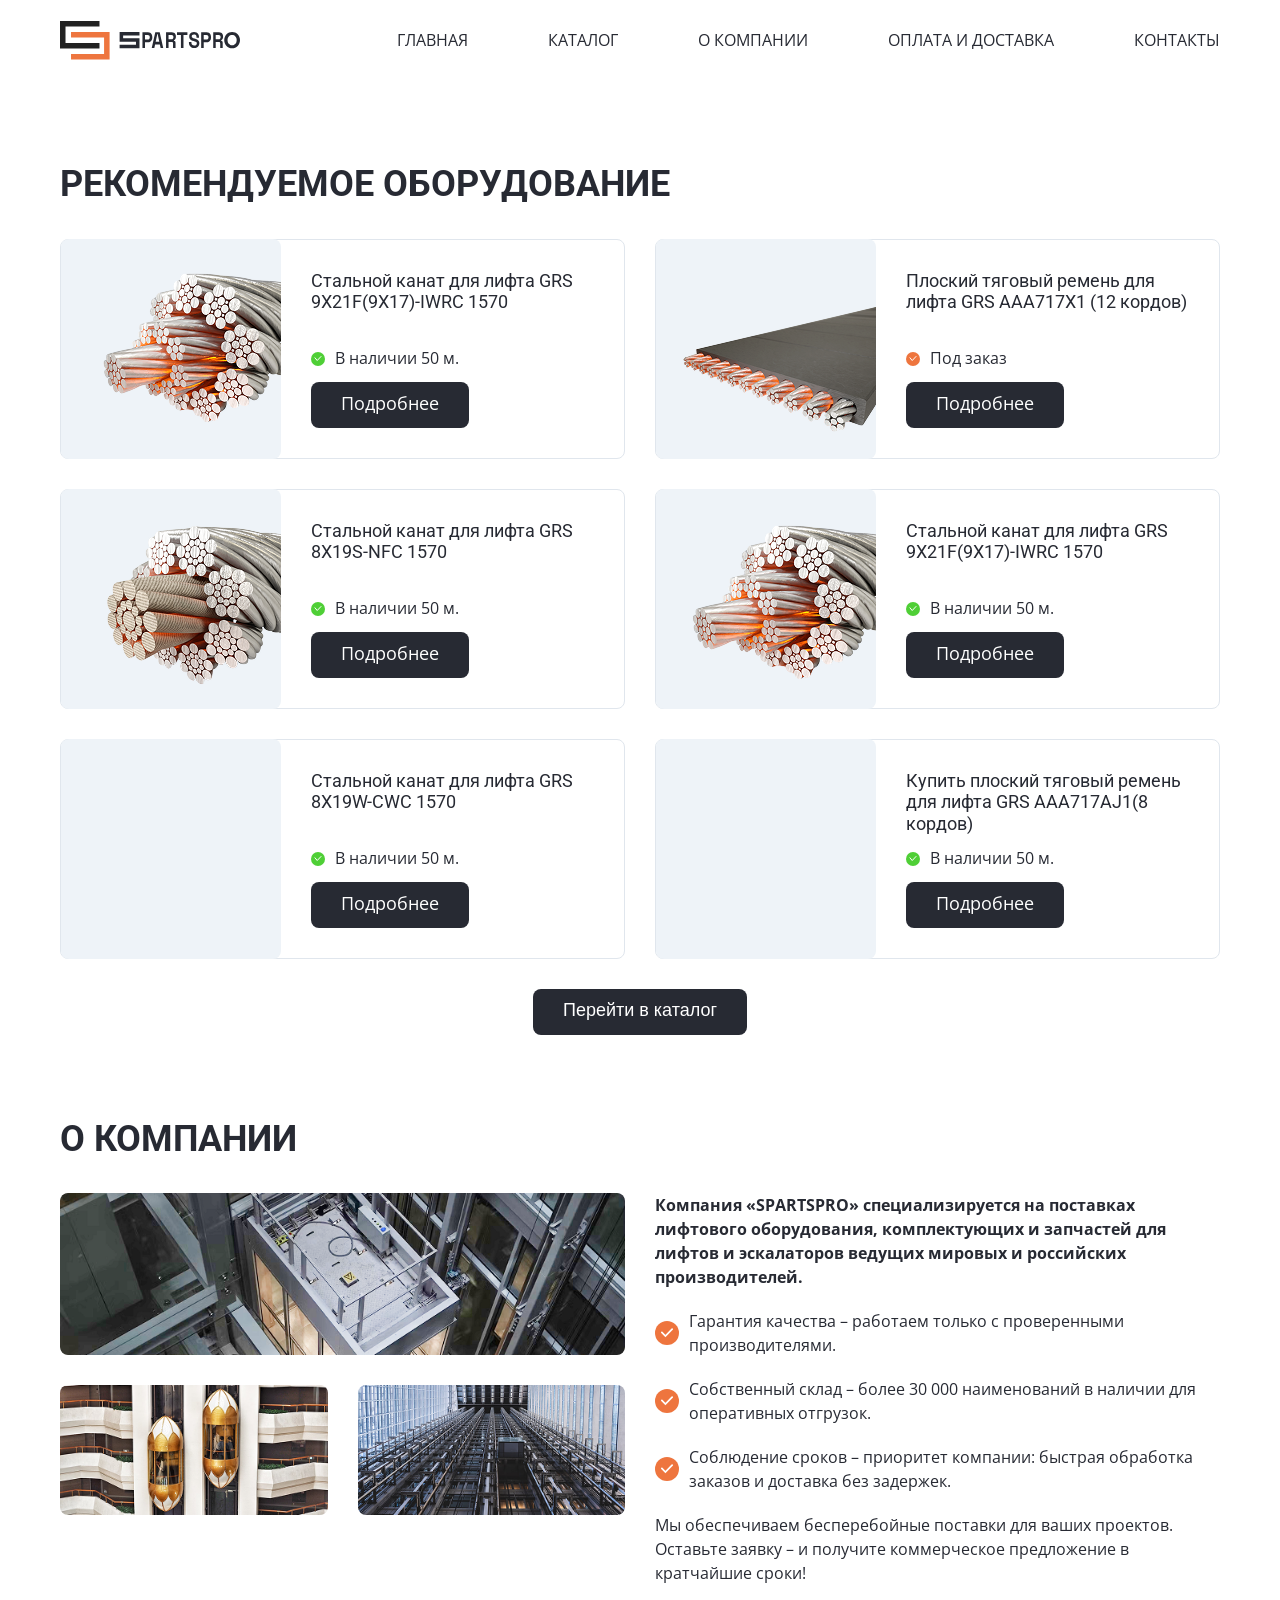
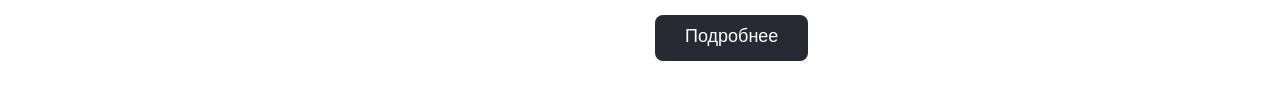
<file: index.html>
<!DOCTYPE html>
<html lang="ru">
<head>
  <meta charset="UTF-8">
  <meta name="viewport" content="width=device-width, initial-scale=1.0">
  <title>SPARTSPRO</title>
  <link rel="icon" type="image/x-icon" href="favicon.svg">
  <link rel="preconnect" href="https://fonts.googleapis.com">
  <link rel="preconnect" href="https://fonts.gstatic.com" crossorigin>
  <link href="https://fonts.googleapis.com/css2?family=Open+Sans:ital,wght@0,300..800;1,300..800&family=Roboto:ital,wght@0,100..900;1,100..900&display=swap" rel="stylesheet">
  <link rel="stylesheet" href="css/style.css">
  <link rel="stylesheet" href="css/style_media.css">
</head>
<body class="page">
  <header id="js-header" class="header">
    <nav id="js-nav" class="container nav">
      <a href="/spartspro" class="logo" aria-label="Spartspro - На главную">
        <svg class="logo__svg" width="180" height="80" viewBox="0 0 180 80" fill="none" xmlns="http://www.w3.org/2000/svg">
          <path d="M172.11 48.3005C171.017 48.3005 169.993 48.0902 169.038 47.6697C168.083 47.2491 167.246 46.6661 166.525 45.9205C165.804 45.1686 165.239 44.2988 164.828 43.3111C164.423 42.3171 164.221 41.2529 164.221 40.1187C164.221 38.9845 164.423 37.9235 164.828 36.9358C165.239 35.9418 165.804 35.072 166.525 34.3264C167.246 33.5745 168.083 32.9883 169.038 32.5677C169.993 32.1472 171.017 31.9369 172.11 31.9369C173.204 31.9369 174.228 32.1472 175.183 32.5677C176.137 32.9883 176.975 33.5745 177.696 34.3264C178.416 35.072 178.979 35.9418 179.384 36.9358C179.795 37.9235 180 38.9845 180 40.1187C180 41.2529 179.795 42.3171 179.384 43.3111C178.979 44.2988 178.416 45.1686 177.696 45.9205C176.975 46.6661 176.137 47.2491 175.183 47.6697C174.228 48.0902 173.204 48.3005 172.11 48.3005ZM172.101 45.3184C172.771 45.3184 173.384 45.1909 173.941 44.936C174.497 44.6812 174.981 44.3211 175.391 43.856C175.802 43.3908 176.122 42.8428 176.349 42.212C176.577 41.5747 176.691 40.877 176.691 40.1187C176.691 39.3604 176.577 38.6659 176.349 38.035C176.122 37.3978 175.802 36.8466 175.391 36.3815C174.981 35.9163 174.497 35.5563 173.941 35.3014C173.384 35.0465 172.771 34.919 172.101 34.919C171.443 34.919 170.833 35.0465 170.271 35.3014C169.714 35.5563 169.231 35.9163 168.82 36.3815C168.409 36.8466 168.09 37.3978 167.862 38.035C167.641 38.6659 167.53 39.3604 167.53 40.1187C167.53 40.877 167.641 41.5747 167.862 42.212C168.09 42.8428 168.409 43.3908 168.82 43.856C169.231 44.3211 169.714 44.6812 170.271 44.936C170.833 45.1909 171.443 45.3184 172.101 45.3184Z" fill="#272A33"/>
          <path d="M153.223 48.0271V32.2479H158.966C159.797 32.2479 160.521 32.4207 161.139 32.7664C161.756 33.112 162.234 33.6004 162.574 34.2316C162.914 34.8628 163.084 35.6066 163.084 36.4632V36.7337C163.084 37.6805 162.895 38.4469 162.518 39.033C162.14 39.6191 161.674 40.0474 161.12 40.3179V40.7236C161.623 40.7537 162.014 40.9641 162.291 41.3548C162.568 41.7305 162.707 42.2339 162.707 42.8651V48.0271H160.213V43.2934C160.213 42.9327 160.131 42.6397 159.967 42.4143C159.816 42.1888 159.558 42.0761 159.193 42.0761H155.716V48.0271H153.223ZM155.716 39.3711H158.701C159.293 39.3711 159.753 39.1833 160.081 38.8076C160.421 38.4168 160.591 37.9059 160.591 37.2747V37.0493C160.591 36.4181 160.427 35.9147 160.099 35.539C159.772 35.1483 159.306 34.9529 158.701 34.9529H155.716V39.3711Z" fill="#272A33"/>
          <path d="M141.17 48.0271V32.2479H146.717C147.564 32.2479 148.309 32.4508 148.951 32.8566C149.606 33.2473 150.113 33.8033 150.473 34.5246C150.845 35.246 151.031 36.1026 151.031 37.0944V37.41C151.031 38.3868 150.839 39.2434 150.453 39.9797C150.081 40.7011 149.567 41.2646 148.912 41.6704C148.27 42.0611 147.539 42.2565 146.717 42.2565H143.712V48.0271H141.17ZM143.712 39.5514H146.466C147.07 39.5514 147.558 39.3561 147.93 38.9654C148.303 38.5746 148.489 38.0412 148.489 37.3649V37.1395C148.489 36.4632 148.303 35.9297 147.93 35.539C147.558 35.1483 147.07 34.9529 146.466 34.9529H143.712V39.5514Z" fill="#272A33"/>
          <path d="M134.232 48.1095C133.189 48.1095 132.268 47.8947 131.469 47.4652C130.671 47.0358 130.046 46.4211 129.595 45.6214C129.144 44.8216 128.919 43.859 128.919 42.7334V42.1114H131.43V42.7334C131.43 43.6665 131.682 44.3699 132.184 44.8439C132.686 45.303 133.369 45.5325 134.232 45.5325C135.108 45.5325 135.758 45.3326 136.183 44.9327C136.621 44.5328 136.84 44.0219 136.84 43.3999C136.84 42.9704 136.731 42.6224 136.512 42.3558C136.306 42.0892 135.997 41.8744 135.584 41.7115C135.185 41.5338 134.696 41.3709 134.116 41.2228L133.672 41.1117C132.744 40.8748 131.946 40.5786 131.276 40.2231C130.619 39.8529 130.11 39.3715 129.75 38.7791C129.402 38.1867 129.228 37.4166 129.228 36.4688C129.228 35.5209 129.421 34.7138 129.808 34.0473C130.207 33.3661 130.761 32.8477 131.469 32.4923C132.19 32.122 133.034 31.9369 134 31.9369C134.966 31.9369 135.823 32.1294 136.57 32.5145C137.33 32.8847 137.922 33.4475 138.347 34.2028C138.785 34.9433 139.004 35.8764 139.004 37.0019V37.6684H136.493V37.0019C136.493 36.4095 136.389 35.9356 136.183 35.5802C135.99 35.2099 135.707 34.9433 135.333 34.7804C134.96 34.6027 134.515 34.5138 134 34.5138C133.227 34.5138 132.654 34.6842 132.281 35.0248C131.92 35.3506 131.74 35.8023 131.74 36.3799C131.74 36.765 131.823 37.0908 131.991 37.3574C132.171 37.624 132.435 37.8461 132.783 38.0238C133.131 38.2015 133.575 38.3571 134.116 38.4903L134.56 38.6014C135.526 38.8384 136.364 39.142 137.072 39.5122C137.793 39.8825 138.354 40.3712 138.753 40.9784C139.152 41.5856 139.352 42.3632 139.352 43.311C139.352 44.2589 139.139 45.0956 138.714 45.8213C138.302 46.5322 137.71 47.095 136.937 47.5097C136.177 47.9095 135.275 48.1095 134.232 48.1095Z" fill="#272A33"/>
          <path d="M120.937 48.0271V34.9529H117.005V32.2479H127.414V34.9529H123.482V48.0271H120.937Z" fill="#272A33"/>
          <path d="M106.047 48.0271V32.2479H111.791C112.622 32.2479 113.346 32.4207 113.963 32.7664C114.58 33.112 115.059 33.6004 115.399 34.2316C115.739 34.8628 115.909 35.6066 115.909 36.4632V36.7337C115.909 37.6805 115.72 38.4469 115.342 39.033C114.965 39.6191 114.499 40.0474 113.944 40.3179V40.7236C114.448 40.7537 114.839 40.9641 115.116 41.3548C115.393 41.7305 115.531 42.2339 115.531 42.8651V48.0271H113.038V43.2934C113.038 42.9327 112.956 42.6397 112.792 42.4143C112.641 42.1888 112.383 42.0761 112.017 42.0761H108.541V48.0271H106.047ZM108.541 39.3711H111.526C112.118 39.3711 112.578 39.1833 112.905 38.8076C113.245 38.4168 113.415 37.9059 113.415 37.2747V37.0493C113.415 36.4181 113.252 35.9147 112.924 35.539C112.597 35.1483 112.131 34.9529 111.526 34.9529H108.541V39.3711Z" fill="#272A33"/>
          <path d="M91.7297 48.0271L95.2698 32.2479H99.6949L103.235 48.0271H100.618L99.8873 44.5557H95.0774L94.3463 48.0271H91.7297ZM95.6738 41.8056H99.2909L97.6555 34.1189H97.3092L95.6738 41.8056Z" fill="#272A33"/>
          <path d="M82.4524 48.0271V32.2479H87.9996C88.8471 32.2479 89.5918 32.4508 90.2339 32.8566C90.8888 33.2473 91.396 33.8033 91.7555 34.5246C92.1279 35.246 92.3141 36.1026 92.3141 37.0944V37.41C92.3141 38.3868 92.1215 39.2434 91.7363 39.9797C91.3639 40.7011 90.8502 41.2646 90.1954 41.6704C89.5533 42.0611 88.8214 42.2565 87.9996 42.2565H84.9949V48.0271H82.4524ZM84.9949 39.5514H87.7492C88.3527 39.5514 88.8407 39.3561 89.213 38.9654C89.5854 38.5746 89.7716 38.0412 89.7716 37.3649V37.1395C89.7716 36.4632 89.5854 35.9297 89.213 35.539C88.8407 35.1483 88.3527 34.9529 87.7492 34.9529H84.9949V39.5514Z" fill="#272A33"/>
          <path d="M39.4902 26.5098H5.50977V43.041H39.4902V48.5508H0V21H39.4902V26.5098Z" fill="#222222"/>
          <path d="M49.5917 59.5712H11.0204V54.0614H44.0819V37.5302H11.0204V32.0204H49.5917V59.5712Z" fill="#EE753E"/>
          <path d="M79.4805 35.4437H63.1172V38.3656H79.4805V48.3002H59.6104V44.7943H75.9737V41.8724H59.6104V31.9369H79.4805V35.4437Z" fill="#272A33"/>
        </svg>
      </a>

      <button id="js-nav-close" class="nav__close" aria-label="Закрыть меню">
        <svg width="16" height="16" viewBox="0 0 16 16" fill="none" xmlns="http://www.w3.org/2000/svg">
          <path d="M0.289787 15.7097C-0.0965956 15.3226 -0.0965956 14.695 0.289787 14.3079L14.2819 0.290314C14.6683 -0.0967713 15.2948 -0.0967715 15.6812 0.290314C16.0675 0.6774 16.0675 1.30499 15.6812 1.69207L1.689 15.7097C1.30262 16.0968 0.676169 16.0968 0.289787 15.7097Z" fill="#272A33" />
          <path d="M15.7102 15.7097C16.0966 15.3226 16.0966 14.695 15.7102 14.3079L1.71806 0.290316C1.33168 -0.0967694 0.705231 -0.0967696 0.318848 0.290316C-0.0675345 0.677401 -0.0675345 1.30499 0.318848 1.69208L14.311 15.7097C14.6974 16.0968 15.3238 16.0968 15.7102 15.7097Z" fill="#272A33" />
        </svg>
      </button>

      <ul id="js-nav-list" class="nav__list">
        <li class="nav__item">
          <a href="#" class="nav__link">Главная</a>
        </li>
        <li class="nav__item">
          <a href="#" class="nav__link">Каталог</a>
        </li>
          <li class="nav__item">
          <a href="#" class="nav__link">О компании</a>
        </li>
          <li class="nav__item">
          <a href="#" class="nav__link">Оплата и доставка</a>
        </li>
          <li class="nav__item">
          <a href="#" class="nav__link">Контакты</a>
        </li>
      </ul>

      <button id="js-nav-open" class="burger-btn"  aria-label="Открыть меню">
        <svg width="24" height="18" viewBox="0 0 24 18" fill="none" xmlns="http://www.w3.org/2000/svg">
          <rect width="23" height="2" fill="#2D3137"/>
          <rect y="8" width="23" height="2" fill="#2D3137"/>
          <rect y="16" width="23" height="2" fill="#2D3137"/>
        </svg>
      </button>
    </nav>
  </header>
  
  <main class="main">
    <section class="catalog container">
      <h2 class="catalog__title">Рекомендуемое оборудование</h2>
      <div id="js-product-grid" class="catalog__grid"></div>
      <div class="catalog__actions">
        <button class="button button--theme-dark">Перейти в каталог</button>
      </div>
    </section>

    <section class="about container">
      <h2 class="about__title">О компании</h2>
      <div class="about__wrapper">
        <div class="about__gallery">
          <img src="img/img_main.png" alt="Цех" class="about__image-main about__img">
          <img src="img/img_1.png" alt="Лифт" class="about__image-row about__img">
          <img src="img/img_2.png" alt="Механизмы" class="about__image-row about__img">
        </div>
        <div class="about__content">
          <div class="about__text-wrapper">
            <p class="about__text about__text--lead">
              Компания <strong>«SPARTSPRO»</strong> специализируется на поставках лифтового оборудования, комплектующих и запчастей для лифтов и эскалаторов ведущих мировых и российских производителей.
            </p>

            <ul id="js-features-list" class="features about__features"></ul>

            <p class="about__text">Мы обеспечиваем бесперебойные поставки для ваших проектов. Оставьте заявку – и получите коммерческое предложение в кратчайшие сроки!</p>
          </div>
          <div class="about__actions">
            <button class="button button--theme-dark">Подробнее</button>
          </div>
          
        </div>
      </div>
    </section>
  </main>
  <script src="data.js"></script>
  <script src="main.js"></script>
</body>
</html>
</file>
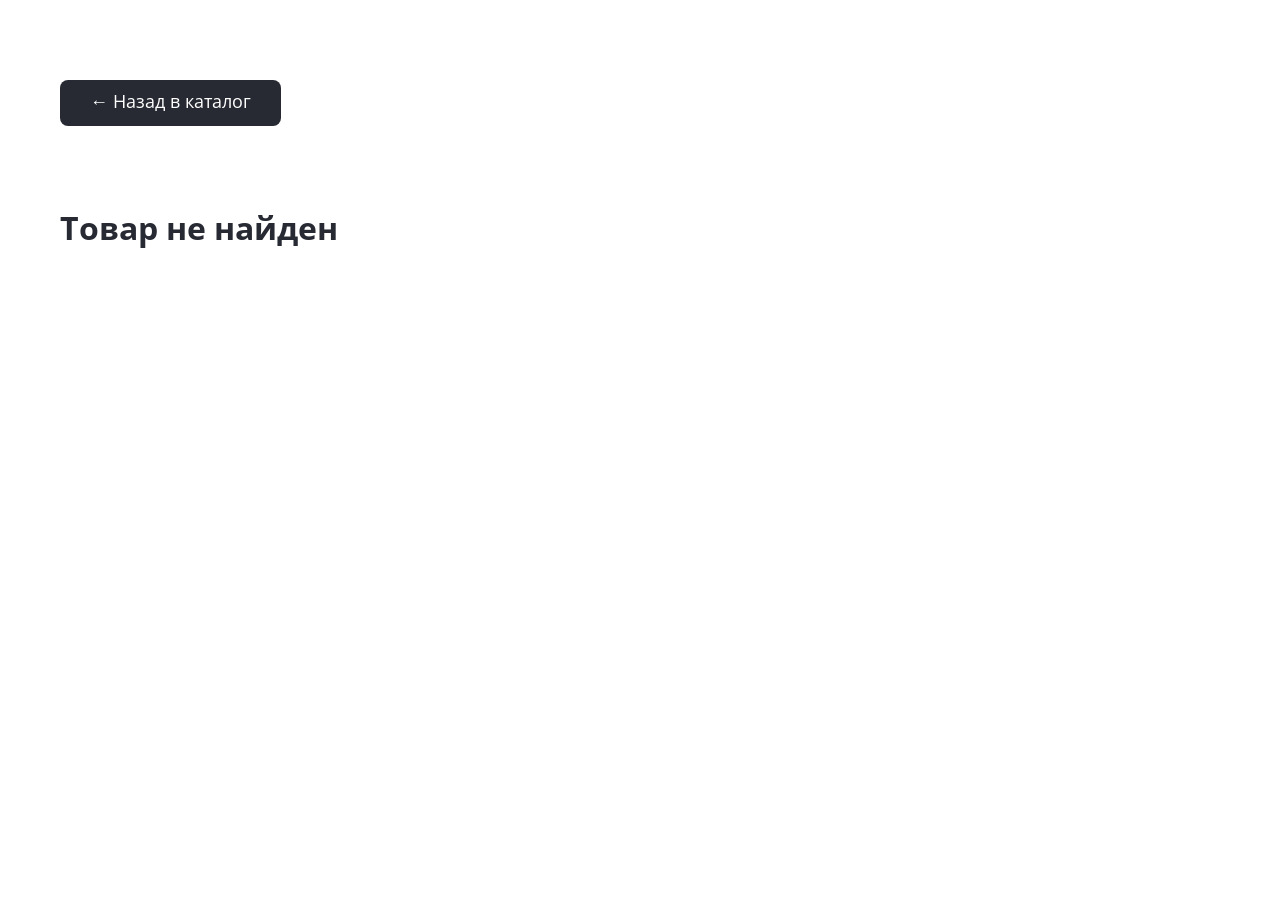
<file: product.html>
<!DOCTYPE html>
<html lang="ru">
<head>
    <meta charset="UTF-8">
    <meta name="viewport" content="width=device-width, initial-scale=1.0">
    <title>Страница товара</title>
    <link rel="preconnect" href="https://fonts.googleapis.com">
    <link rel="preconnect" href="https://fonts.gstatic.com" crossorigin>
    <link href="https://fonts.googleapis.com/css2?family=Open+Sans:ital,wght@0,300..800;1,300..800&family=Roboto:ital,wght@0,100..900;1,100..900&display=swap" rel="stylesheet">
    <link rel="stylesheet" href="css/style.css">
    <link rel="stylesheet" href="css/style_media.css">
    <link rel="stylesheet" href="css/product-page.css">
</head>
<body class="page">
    <div class="container page__actions">
        <a href="index.html" class="button button--theme-dark">← Назад в каталог</a>
    </div>

    <main class="container">
        <div id="js-product-page" class="product-details"></div>
    </main>

    <script src="product-page.js"></script>
</body>
<script src="data.js"></script> 
<script src="product-page.js"></script>
</html>
</file>
<file: css/style.css>
:root {
    --bg_primary: #fff;
    --bg_secondary: #272a33;
    --bg_tertiary: #eef3f8;
    
    --bg_badge: #4fcf36;
    --bg_accent: #ee753e;

    --c_primary: #272a33;
    --c_secondary: #fff;

    --ff_primary: 'Open Sans', sans-serif;
    --ff_secondary: 'Roboto', sans-serif;
}

* { box-sizing: border-box; margin: 0; padding: 0; }

body {
    font-family: var(--ff_primary);
    color: var(--c_primary);
    background-color: var(--bg_primary);
}

.page{
    display: flex;
    flex-direction: column;
    gap: 80px;
    padding-bottom: 50px;
}

.container {
    max-width: 1440px;
    width: 100%;
    margin: 0 auto;
    transition: max-width 0.3s ease-in-out;
}

/* Header */
.header {
    height: 80px;
    background-color: var(--bg_primary);
}

.logo {
    text-decoration: none;
}

.logo__svg {
    width: 180px;
    height: 80px;
    display: block;
}

.nav {
    display: flex;
    align-items: center;
    justify-content: space-between;
}

.nav__list {
    display: flex;
    list-style: none;
    gap: 80px;
    padding: 0;
    margin: 0;
}

.nav__close, .burger-btn {
    display: none;
}

.nav__link {
    text-decoration: none;
    font-family: var(--ff_primary);
    font-weight: 400;
    font-size: 16px;
    line-height: 150%;
    color: var(--c_primary);
    text-transform: uppercase;
    transition: color 0.3s ease;
}

.nav__link:hover { color: var(--bg_accent); }


/* Block: Main */
.main{
    display: flex;
    flex-direction: column;
    gap: 80px;
    transition: all 0.3s ease-in-out;
}

.catalog, .about{
    display: flex;
    flex-direction: column;
    gap: 30px;
    transition: all 0.3s ease-in-out;
}

.catalog__title, .about__title{
    font-family: var(--ff_secondary);
    font-weight: 700;
    font-size: 36px;
    line-height: 135%;
    text-transform: uppercase;
    transition: font-size 0.3s ease-in-out;
}

.catalog__actions{
    display: flex;
    justify-content: center;
}


/* Block: Button */
.button {
    padding: 8px 30px 12px;
    border: none;
    border-radius: 8px;
    font-weight: 400;
    font-size: 18px;
    line-height: 145%;
    cursor: pointer;
    text-decoration: none;
    transition: all 0.3s ease-in-out;
}
.button--theme-dark { 
    background: var(--bg_secondary); 
    color: var(--c_secondary);
}

.button:hover { background: var(--bg_accent); }
.button:disabled { opacity: 0.2; cursor: not-allowed; }
.button:disabled:hover { background: var(--bg_secondary); }

/* Block: Product Card */
.product-card {
    display: flex;
    align-items: center;
    border: 1px solid #e0e6ed;
    border-radius: 8px;
    background: #fff;
    height: 220px;
}

.product-card__side {
    display: flex;
    align-items: center;
    justify-content: center;
    width: 220px;
    min-width: 220px;
    height: 220px;
    border-radius: 8px;
    background: var(--bg_tertiary);
}
.product-card__image {
    max-width: 100%;
    height: auto;
}
.product-card__info {
    display: flex;
    flex-direction: column;
    padding: 0px 30px;
    gap: 10px;
}
.product-card__title {
    font-family: var(--ff_secondary);
    font-weight: 400;
    font-size: 18px;
    line-height: 120%;
    height: 66px;
    transition: all 0.3s ease-in-out;

}

.product-card__status { 
    position: relative;
    display: inline-flex;
    align-items: center;
    gap: 10px;
    font-weight: 400;
    font-size: 16px;
    line-height: 145%;
    transition: all 0.3s ease-in-out;
    height: 26px;
}
.product-card__status::before {
    content: '';
    display: block;
    width: 14px;
    min-width: 14px;
    height: 14px;
    border-radius: 50%;
    background-color: currentColor;
    background-repeat: no-repeat;
    background-position: center;
    background-size: 8px 6px;
    position: relative;
}

.product-card__status::before {
    background-image: url("data:image/svg+xml,%3Csvg xmlns='http://www.w3.org/2000/svg' width='7' height='6' viewBox='0 0 7 6' fill='none'%3E%3Cpath d='M0.5 1.83333L2.71053 4.5L6.5 0.5' stroke='%23ffffff' stroke-linecap='round'/%3E%3C/svg%3E");
}

.product-card__status--in-stock::before {
    background-color: var(--bg_badge);
}
.product-card__status--on-order::before {
    background-color: var(--bg_accent);
}

.product-card__actions{
    display: flex;
}


/* Block: Features */
.features {
    display: flex;
    flex-direction: column;
    gap: 20px;;
    list-style: none;
    padding: 0;
    margin: 0;
}
.features__item {
    position: relative;
    display: inline-flex;
    align-items: center;
    gap: 10px;
    font-weight: 400;
    font-size: 16px;
    line-height: 150%;
    transition: all 0.3s ease-in-out;
}

.features__item::before {
    content: '';
    display: block;
    width: 24px;
    min-width: 24px;
    height: 24px;
    border-radius: 50%;
    background-color: currentColor;
    background-repeat: no-repeat;
    background-position: center;
    background-size: 12px 10px;
    position: relative;
    background-color: var(--bg_accent);
}

.features__item::before {
   background-image: url("data:image/svg+xml,%3Csvg xmlns='http://www.w3.org/2000/svg' width='14' height='11' viewBox='0 0 14 11' fill='none'%3E%3Cpath d='M1 4.76471L5.15385 9L13 1' stroke='%23ffffff' stroke-width='2' stroke-linecap='round'/%3E%3C/svg%3E");
}

/* Сетки */
.catalog__grid { 
    display: grid;
    grid-template-columns: 1fr 1fr;
    gap: 30px;
}

.about__wrapper {
    display: flex;
    gap: 30px;
}
.about__gallery {
    flex: 1;
    display: grid;
    grid-template-columns: 1fr 1fr;
    grid-template-rows: auto auto;
    gap: 30px;
    height: fit-content;
}
.about__image-main {
    grid-column: 1 / span 2;
    grid-row: 1;
    height: auto;
}

.about__image-row {
    height: 100%;
    object-fit: cover;
}
.about__img {
    width: 100%;
    display: block;
    border-radius: 8px;;
}

.about__content {
    flex: 1;
    display: flex;
    flex-direction: column;
    gap: 30px;

}

.about__text-wrapper{
    display: flex;
    flex-direction: column;
    gap: 20px;
}

.about__text{
    font-weight: 400;
    font-size: 16px;
    line-height: 150%;
}

.about__text--lead{
    font-weight: 700;
}
</file>
<file: css/style_media.css>
@media (max-width: 1440px) {
    .container {
        max-width: 1160px;
    }
}

@media (max-width: 1160px) {
    .page{
        gap: 50px;
    }
    .container {
        max-width: 768px;
    }

    .header--open {
        border-bottom: 1px solid #eaeff4;
    }

    .burger-btn {
        display: block;
        background: none;
        border: 1px solid #272a33;
        border-radius: 8px;
        width: 50px;
        height: 50px;
    }

    .nav--open .nav__list {
        position: absolute;
        top: 81px;
        display: block;
        flex-direction: column;
        width: 100%;

        height: calc(100vh - 81px);
        background: #fff;
        transition: left 0.4s cubic-bezier(0.4, 0, 0.2, 1);
        z-index: 1000;
    }

     .nav--open .nav__item {
        border-bottom: 1px solid #d5dfe9;
    }

    .nav--open  .nav__link {
        display: block;
        padding: 20px 0;
    }

    .nav--open  .burger-btn {
        display: none;
    }

    .nav--open .nav__close {
        display: block;
        background: none;
        border: 1px solid #272a33;
        border-radius: 8px;
        width: 50px;
        height: 50px;
    }

    .nav__list {
        display: none;
    }

    .catalog__title, .about__title{
        font-size: 30px;
    }

    .catalog__grid { 
        grid-template-columns: 1fr;
    }

    .product-card__info {
        width: 345px;
    }

    .about__wrapper {
        flex-direction: column;
    }
    .main{
        gap: 50px;
    }
}

@media (max-width: 768px) {
    .container {
        max-width: 576px;
    }

    .catalog__title, .about__title{
       font-size: 20px;
       line-height: 120%;
    }

    .features__item {
        font-size: 14px;
    }
}

@media (max-width: 576px) {
    .container {
        max-width: 360px;
    }

    .nav--open .nav__close, .burger-btn {
        width: 46px;
        height: 46px;
    }

    .catalog__grid { 
        grid-template-columns: 1fr 1fr;
        gap: 20px;
    }

    .product-card{
        flex-direction: column;
        height: auto;
        width: 170px;
    }

    .product-card__side{
        width: 170px;
        min-width: 170px;
        height: 170px;
    }

    .product-card__info {
        width: 170px;
        padding: 10px;
    }

    .product-card__title {
        height: 120px;
        font-size: 16px;
        line-height: 150%;

    }
    .product-card__status { 
        font-size: 14px;
        height: 20px;
        width: fit-content;
    }
    .button {
        font-size: 16px;
    }

    .catalog__actions .button, .about__actions .button {
        font-size: 18px;
    }

    .about__wrapper, .about__content{
        gap: 20px;
    }

    .about__gallery{
        gap: 15px;
    }
    .catalog, .about{
        gap: 20px;
    }
}

@media (max-width: 390px) {
    .container {
        max-width: 360px;
    }
}
</file>
<file: css/product-page.css>
.page__actions{
    display: flex;
    padding-top: 80px;
}
.product-details__wrapper {
    display: flex;
    gap: 50px;
}
.product-details__image {
    flex: 1;
    background: var(--bg_tertiary);
    border-radius: 8px;
    display: flex;
    justify-content: center;
}
.product-details__image img {
    max-width: 100%;
    height: auto;
}
.product-details__info {
    display: flex;
    flex-direction: column;
    gap: 20px;;
    flex: 1;
}
.product-details__title {
    font-size: 32px;
    margin-bottom: 20px;
}
.product-details__status { 
    position: relative;
    display: inline-flex;
    align-items: center;
    gap: 10px;
    font-weight: 400;
    font-size: 16px;
    line-height: 145%;
    transition: all 0.3s ease-in-out;
    height: 26px;
}
.product-details__status::before {
    content: '';
    display: block;
    width: 14px;
    min-width: 14px;
    height: 14px;
    border-radius: 50%;
    background-color: currentColor;
    background-repeat: no-repeat;
    background-position: center;
    background-size: 8px 6px;
    position: relative;
}
.product-details__status::before {
    background-image: url("data:image/svg+xml,%3Csvg xmlns='http://www.w3.org/2000/svg' width='7' height='6' viewBox='0 0 7 6' fill='none'%3E%3Cpath d='M0.5 1.83333L2.71053 4.5L6.5 0.5' stroke='%23ffffff' stroke-linecap='round'/%3E%3C/svg%3E");
}
.product-details__status--in-stock {
    color: var(--bg_badge);
    font-weight: bold;
}
.product-details__status--on-order {
    color: var(--bg_accent);
    font-weight: bold;
}
</file>
